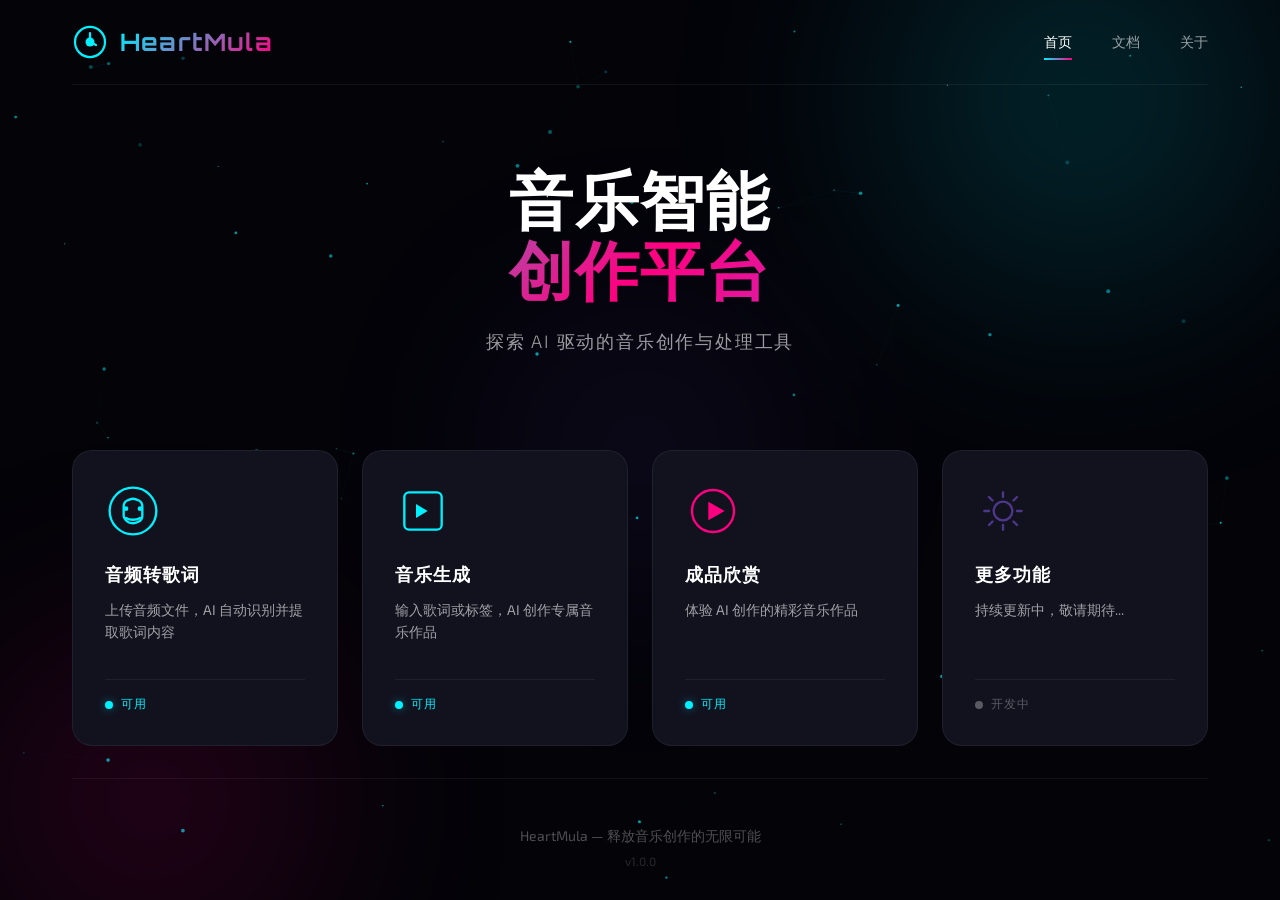
<file: static/index.html>
<!DOCTYPE html>
<html lang="zh-CN">
<head>
    <meta charset="UTF-8">
    <meta name="viewport" content="width=device-width, initial-scale=1.0">
    <title>HeartMula - 音乐智能创作平台</title>
    <link rel="stylesheet" href="/static/styles.css">
    <link rel="preconnect" href="https://fonts.googleapis.com">
    <link rel="preconnect" href="https://fonts.gstatic.com" crossorigin>
    <link href="https://fonts.googleapis.com/css2?family=Orbitron:wght@400;500;600;700;800;900&family=Exo+2:wght@300;400;500;600&display=swap" rel="stylesheet">
</head>
<body>
    <!-- 背景粒子效果 -->
    <canvas id="particleCanvas"></canvas>

    <!-- 背景光晕 -->
    <div class="ambient-glow">
        <div class="glow-orb glow-orb-1"></div>
        <div class="glow-orb glow-orb-2"></div>
        <div class="glow-orb glow-orb-3"></div>
    </div>

    <div class="dashboard">
        <!-- 顶部导航 -->
        <header class="top-nav">
            <div class="logo">
                <span class="logo-icon">
                    <svg viewBox="0 0 24 24" fill="none">
                        <circle cx="12" cy="12" r="10" stroke="currentColor" stroke-width="1.5"/>
                        <path d="M12 6v6l4 2" stroke="currentColor" stroke-width="1.5" stroke-linecap="round"/>
                        <circle cx="12" cy="12" r="3" fill="currentColor"/>
                    </svg>
                </span>
                <span class="logo-text">HeartMula</span>
            </div>
            <nav class="nav-links">
                <a href="#" class="nav-link active">首页</a>
                <a href="https://github.com/codewithwu/heartmula-web-" class="nav-link" target="_blank">文档</a>
                <a href="https://github.com/codewithwu/heartmula-web-" class="nav-link" target="_blank">关于</a>
            </nav>
        </header>

        <!-- 英雄区域 -->
        <section class="hero">
            <h1 class="hero-title">
                <span class="title-line">音乐智能</span>
                <span class="title-line accent">创作平台</span>
            </h1>
            <p class="hero-subtitle">探索 AI 驱动的音乐创作与处理工具</p>
        </section>

        <!-- 功能卡片网格 -->
        <main class="features-grid">
            <!-- 音频转歌词卡片 -->
            <a href="/static/lyrics.html" class="feature-card" data-feature="lyrics">
                <div class="card-glow"></div>
                <div class="card-icon">
                    <svg viewBox="0 0 48 48" fill="none">
                        <path d="M24 4C12.954 4 4 12.954 4 24s8.954 20 20 20 20-8.954 20-20S35.046 4 24 4z" stroke="currentColor" stroke-width="2"/>
                        <path d="M16 20c0-2 1-4 3-5s3.5-1.5 5-1.5 3 0.5 5 1.5 3 3 3 5v8c0 2-1 4-3 5s-3.5 1.5-5 1.5-3.5 0-5-1.5-3-3-3-5v-8z" stroke="currentColor" stroke-width="2"/>
                        <circle cx="18" cy="22" r="2" fill="currentColor"/>
                        <circle cx="30" cy="22" r="2" fill="currentColor"/>
                        <path d="M18 30c1.5 1 3 1.5 6 1.5s4.5-.5 6-1.5" stroke="currentColor" stroke-width="2" stroke-linecap="round"/>
                    </svg>
                </div>
                <h3 class="card-title">音频转歌词</h3>
                <p class="card-desc">上传音频文件，AI 自动识别并提取歌词内容</p>
                <div class="card-status">
                    <span class="status-dot"></span>
                    <span class="status-text">可用</span>
                </div>
                <div class="card-arrow">
                    <svg viewBox="0 0 24 24" fill="none" stroke="currentColor" stroke-width="2">
                        <path d="M5 12h14M12 5l7 7-7 7"/>
                    </svg>
                </div>
            </a>

            <!-- 音乐生成卡片 -->
            <a href="/static/generate.html" class="feature-card" data-feature="generate">
                <div class="card-glow"></div>
                <div class="card-icon">
                    <svg viewBox="0 0 48 48" fill="none">
                        <rect x="8" y="8" width="32" height="32" rx="4" stroke="currentColor" stroke-width="2"/>
                        <path d="M18 18v12l10-6-10-6z" fill="currentColor"/>
                    </svg>
                </div>
                <h3 class="card-title">音乐生成</h3>
                <p class="card-desc">输入歌词或标签，AI 创作专属音乐作品</p>
                <div class="card-status">
                    <span class="status-dot"></span>
                    <span class="status-text">可用</span>
                </div>
                <div class="card-arrow">
                    <svg viewBox="0 0 24 24" fill="none" stroke="currentColor" stroke-width="2">
                        <path d="M5 12h14M12 5l7 7-7 7"/>
                    </svg>
                </div>
            </a>

            <!-- 成品欣赏卡片 -->
            <a href="/static/showcase.html" class="feature-card" data-feature="showcase">
                <div class="card-glow"></div>
                <div class="card-icon">
                    <svg viewBox="0 0 48 48" fill="none">
                        <circle cx="24" cy="24" r="18" stroke="currentColor" stroke-width="2"/>
                        <polygon points="20,16 20,32 34,24" fill="currentColor"/>
                    </svg>
                </div>
                <h3 class="card-title">成品欣赏</h3>
                <p class="card-desc">体验 AI 创作的精彩音乐作品</p>
                <div class="card-status">
                    <span class="status-dot"></span>
                    <span class="status-text">可用</span>
                </div>
                <div class="card-arrow">
                    <svg viewBox="0 0 24 24" fill="none" stroke="currentColor" stroke-width="2">
                        <path d="M5 12h14M12 5l7 7-7 7"/>
                    </svg>
                </div>
            </a>

            <!-- 更多功能卡片 (扩展占位) -->
            <div class="feature-card placeholder" data-feature="more">
                <div class="card-glow"></div>
                <div class="card-icon">
                    <svg viewBox="0 0 48 48" fill="none">
                        <circle cx="24" cy="24" r="8" stroke="currentColor" stroke-width="2"/>
                        <path d="M24 8v4M24 36v4M8 24h4M36 24h4M12 12l3 3M33 33l3 3M12 36l3-3M33 15l3-3" stroke="currentColor" stroke-width="2" stroke-linecap="round"/>
                    </svg>
                </div>
                <h3 class="card-title">更多功能</h3>
                <p class="card-desc">持续更新中，敬请期待...</p>
                <div class="card-status coming-soon">
                    <span class="status-dot"></span>
                    <span class="status-text">开发中</span>
                </div>
            </div>
        </main>

        <!-- 底部信息 -->
        <footer class="footer">
            <p class="footer-text">HeartMula — 释放音乐创作的无限可能</p>
            <p class="footer-version">v1.0.0</p>
        </footer>
    </div>

    <script src="/static/script.js"></script>
</body>
</html>
</file>
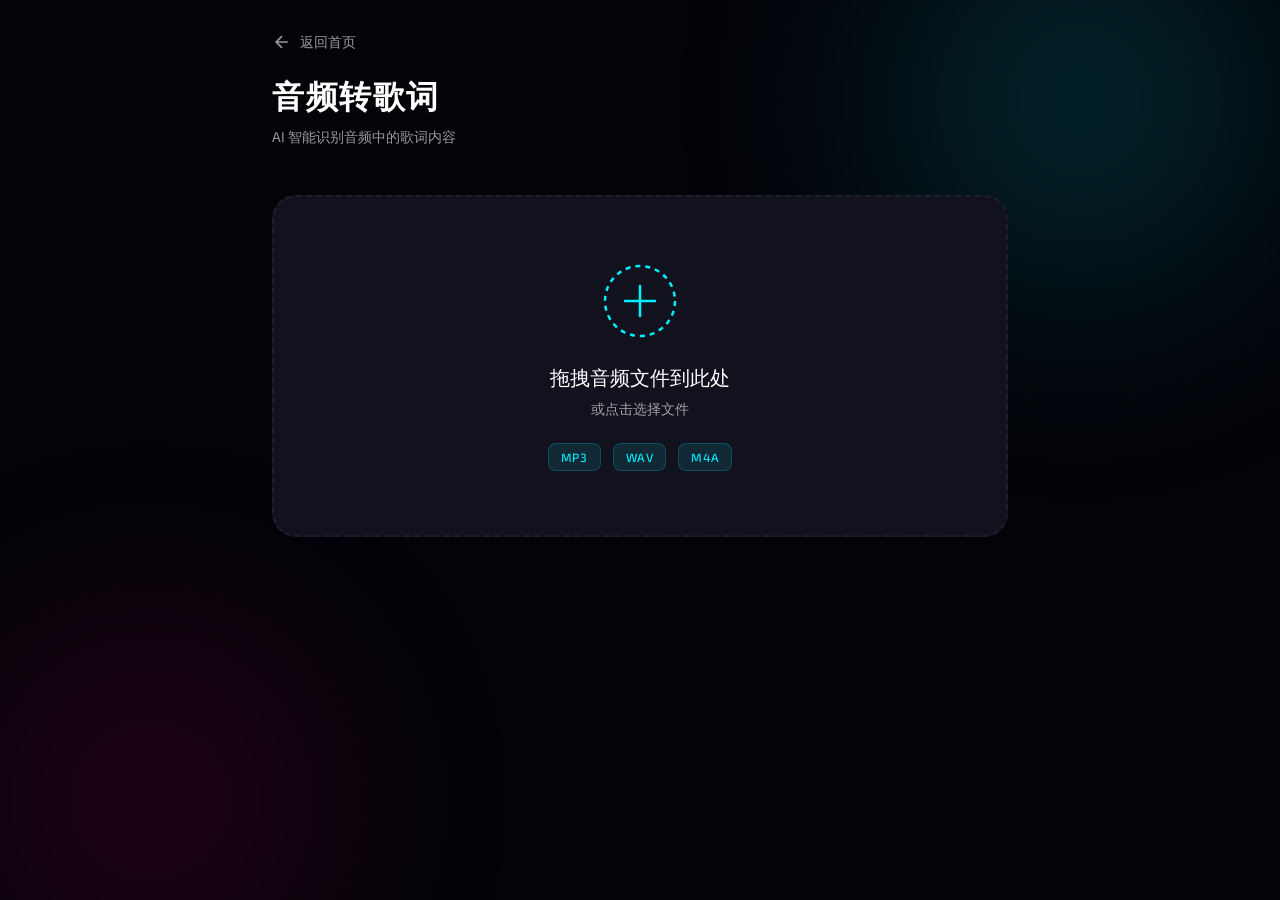
<file: static/lyrics.html>
<!DOCTYPE html>
<html lang="zh-CN">
<head>
    <meta charset="UTF-8">
    <meta name="viewport" content="width=device-width, initial-scale=1.0">
    <title>音频转歌词 - HeartMula</title>
    <link rel="stylesheet" href="/static/styles.css">
    <link rel="stylesheet" href="/static/lyrics.css">
    <link rel="preconnect" href="https://fonts.googleapis.com">
    <link rel="preconnect" href="https://fonts.gstatic.com" crossorigin>
    <link href="https://fonts.googleapis.com/css2?family=Orbitron:wght@400;500;600;700;800;900&family=Exo+2:wght@300;400;500;600&display=swap" rel="stylesheet">
</head>
<body>
    <!-- 背景效果 -->
    <div class="ambient-glow">
        <div class="glow-orb glow-orb-1"></div>
        <div class="glow-orb glow-orb-2"></div>
    </div>

    <div class="page-container">
        <!-- 返回导航 -->
        <header class="page-header">
            <a href="/" class="back-link">
                <svg viewBox="0 0 24 24" fill="none" stroke="currentColor" stroke-width="2">
                    <path d="M19 12H5M12 19l-7-7 7-7"/>
                </svg>
                <span>返回首页</span>
            </a>
            <div class="page-title">
                <h1>音频转歌词</h1>
                <p class="page-subtitle">AI 智能识别音频中的歌词内容</p>
            </div>
        </header>

        <!-- 上传区域 -->
        <main class="upload-section">
            <div class="upload-area" id="uploadArea">
                <div class="upload-glow"></div>
                <div class="upload-content">
                    <div class="upload-icon">
                        <svg viewBox="0 0 64 64" fill="none">
                            <circle cx="32" cy="32" r="28" stroke="currentColor" stroke-width="2" stroke-dasharray="4 4"/>
                            <path d="M32 20v24M20 32h24" stroke="currentColor" stroke-width="2" stroke-linecap="round"/>
                        </svg>
                    </div>
                    <p class="upload-text">拖拽音频文件到此处</p>
                    <p class="upload-hint">或点击选择文件</p>
                    <div class="upload-formats">
                        <span class="format-tag">MP3</span>
                        <span class="format-tag">WAV</span>
                        <span class="format-tag">M4A</span>
                    </div>
                </div>
                <input type="file" id="fileInput" accept=".mp3,.wav,.m4a,audio/*" hidden>
            </div>

            <!-- 上传进度 -->
            <div class="progress-container" id="progressContainer" hidden>
                <div class="progress-header">
                    <div class="progress-file">
                        <svg viewBox="0 0 24 24" fill="none" stroke="currentColor" stroke-width="2">
                            <path d="M9 18V5l12-2v13"/>
                            <circle cx="6" cy="18" r="3"/>
                            <circle cx="18" cy="16" r="3"/>
                        </svg>
                        <span id="fileName">audio.mp3</span>
                    </div>
                    <span class="progress-percent" id="progressPercent">0%</span>
                </div>
                <div class="progress-bar">
                    <div class="progress-fill" id="progressFill"></div>
                </div>
                <p class="progress-hint" id="progressHint">准备上传...</p>
            </div>

            <!-- 结果展示 -->
            <div class="result-container" id="resultContainer" hidden>
                <div class="result-header">
                    <div class="result-title-row">
                        <svg viewBox="0 0 24 24" fill="none" stroke="currentColor" stroke-width="2">
                            <path d="M9 12l2 2 4-4"/>
                            <circle cx="12" cy="12" r="10"/>
                        </svg>
                        <h2>转录完成</h2>
                    </div>
                    <button class="btn-download" id="downloadBtn">
                        <svg viewBox="0 0 24 24" fill="none" stroke="currentColor" stroke-width="2">
                            <path d="M21 15v4a2 2 0 01-2 2H5a2 2 0 01-2-2v-4"/>
                            <polyline points="7,10 12,15 17,10"/>
                            <line x1="12" y1="15" x2="12" y2="3"/>
                        </svg>
                        下载歌词
                    </button>
                </div>
                <div class="lyrics-box">
                    <pre class="lyrics-content" id="lyricsContent"></pre>
                </div>
                <button class="btn-reset" id="resetBtn">
                    <svg viewBox="0 0 24 24" fill="none" stroke="currentColor" stroke-width="2">
                        <path d="M3 12a9 9 0 109-9 9.75 9.75 0 00-6.74 2.74L3 8"/>
                        <path d="M3 3v5h5"/>
                    </svg>
                    处理新文件
                </button>
            </div>

            <!-- 错误提示 -->
            <div class="error-container" id="errorContainer" hidden>
                <div class="error-icon">
                    <svg viewBox="0 0 24 24" fill="none" stroke="currentColor" stroke-width="2">
                        <circle cx="12" cy="12" r="10"/>
                        <line x1="15" y1="9" x2="9" y2="15"/>
                        <line x1="9" y1="9" x2="15" y2="15"/>
                    </svg>
                </div>
                <p class="error-message" id="errorMessage"></p>
                <button class="btn-retry" id="retryBtn">重新上传</button>
            </div>
        </main>
    </div>

    <script src="/static/lyrics.js"></script>
</body>
</html>
</file>
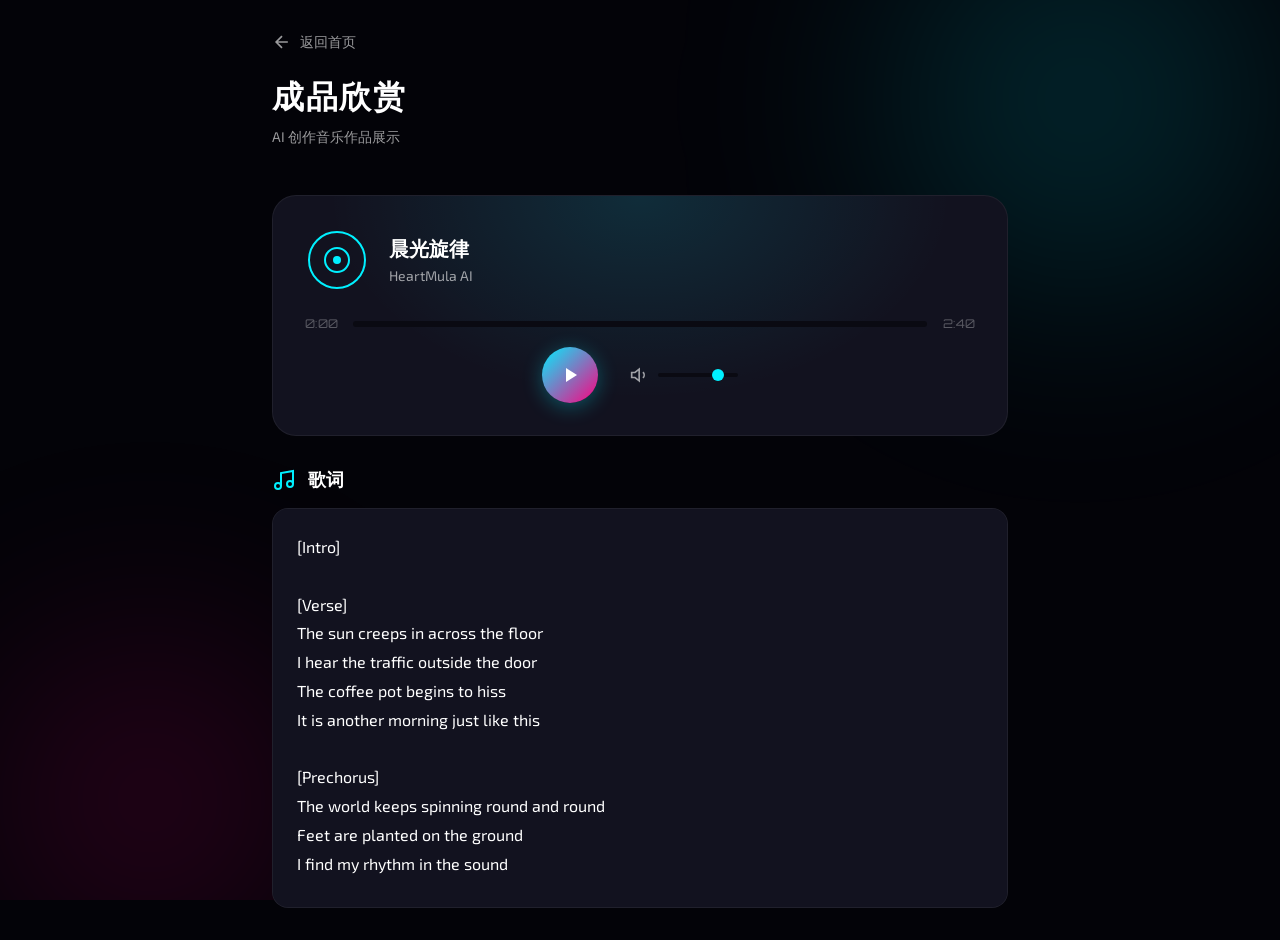
<file: static/showcase.html>
<!DOCTYPE html>
<html lang="zh-CN">
<head>
    <meta charset="UTF-8">
    <meta name="viewport" content="width=device-width, initial-scale=1.0">
    <title>成品欣赏 - HeartMula</title>
    <link rel="stylesheet" href="/static/styles.css">
    <link rel="stylesheet" href="/static/showcase.css">
    <link rel="preconnect" href="https://fonts.googleapis.com">
    <link rel="preconnect" href="https://fonts.gstatic.com" crossorigin>
    <link href="https://fonts.googleapis.com/css2?family=Orbitron:wght@400;500;600;700;800;900&family=Exo+2:wght@300;400;500;600&display=swap" rel="stylesheet">
</head>
<body>
    <!-- 背景效果 -->
    <div class="ambient-glow">
        <div class="glow-orb glow-orb-1"></div>
        <div class="glow-orb glow-orb-2"></div>
    </div>

    <div class="page-container">
        <!-- 返回导航 -->
        <header class="page-header">
            <a href="/" class="back-link">
                <svg viewBox="0 0 24 24" fill="none" stroke="currentColor" stroke-width="2">
                    <path d="M19 12H5M12 19l-7-7 7-7"/>
                </svg>
                <span>返回首页</span>
            </a>
            <div class="page-title">
                <h1>成品欣赏</h1>
                <p class="page-subtitle">AI 创作音乐作品展示</p>
            </div>
        </header>

        <!-- 音频播放器 -->
        <section class="player-section">
            <div class="player-card">
                <div class="player-glow"></div>
                <div class="player-info">
                    <div class="album-art">
                        <svg viewBox="0 0 64 64" fill="none">
                            <circle cx="32" cy="32" r="28" stroke="currentColor" stroke-width="2"/>
                            <circle cx="32" cy="32" r="12" stroke="currentColor" stroke-width="2"/>
                            <circle cx="32" cy="32" r="4" fill="currentColor"/>
                        </svg>
                    </div>
                    <div class="track-info">
                        <h2 class="track-title">晨光旋律</h2>
                        <p class="track-artist">HeartMula AI</p>
                    </div>
                </div>

                <!-- 播放控制 -->
                <div class="player-controls">
                    <div class="progress-container">
                        <span class="time-current" id="currentTime">0:00</span>
                        <div class="progress-bar" id="progressBar">
                            <div class="progress-fill" id="progressFill"></div>
                            <div class="progress-thumb" id="progressThumb"></div>
                        </div>
                        <span class="time-total" id="totalTime">0:00</span>
                    </div>

                    <div class="controls-row">
                        <button class="btn-play" id="playBtn">
                            <svg class="icon-play" viewBox="0 0 24 24" fill="currentColor">
                                <path d="M8 5v14l11-7z"/>
                            </svg>
                            <svg class="icon-pause" viewBox="0 0 24 24" fill="currentColor" hidden>
                                <rect x="6" y="4" width="4" height="16"/>
                                <rect x="14" y="4" width="4" height="16"/>
                            </svg>
                        </button>

                        <div class="volume-control">
                            <svg class="icon-volume" viewBox="0 0 24 24" fill="none" stroke="currentColor" stroke-width="2">
                                <path d="M11 5L6 9H2v6h4l5 4V5z"/>
                                <path d="M15.54 8.46a5 5 0 010 7.07"/>
                            </svg>
                            <input type="range" class="volume-slider" id="volumeSlider" min="0" max="100" value="80">
                        </div>
                    </div>
                </div>

                <audio id="audioPlayer" src="/example/output.mp3"></audio>
            </div>
        </section>

        <!-- 歌词展示 -->
        <section class="lyrics-section">
            <div class="lyrics-header">
                <svg viewBox="0 0 24 24" fill="none" stroke="currentColor" stroke-width="2">
                    <path d="M9 18V5l12-2v13"/>
                    <circle cx="6" cy="18" r="3"/>
                    <circle cx="18" cy="16" r="3"/>
                </svg>
                <h2>歌词</h2>
            </div>
            <div class="lyrics-box">
                <pre class="lyrics-content" id="lyricsContent">加载中...</pre>
            </div>
        </section>
    </div>

    <script src="/static/showcase.js"></script>
</body>
</html>
</file>
<file: static/styles.css>
/* ============================================
   HeartMula Dashboard - Cosmic Music Studio
   ============================================ */

:root {
    --bg-deep: #030308;
    --bg-dark: #0a0a12;
    --bg-card: #12121f;
    --bg-card-hover: #1a1a2e;
    --cyan: #00f0ff;
    --cyan-glow: rgba(0, 240, 255, 0.4);
    --magenta: #ff0080;
    --magenta-glow: rgba(255, 0, 128, 0.4);
    --purple: #8b5cf6;
    --text-primary: #ffffff;
    --text-secondary: rgba(255, 255, 255, 0.6);
    --text-muted: rgba(255, 255, 255, 0.3);
    --border-subtle: rgba(255, 255, 255, 0.06);
    --font-display: 'Orbitron', sans-serif;
    --font-body: 'Exo 2', sans-serif;
}

/* Reset & Base */
*, *::before, *::after {
    margin: 0;
    padding: 0;
    box-sizing: border-box;
}

html {
    font-size: 16px;
    scroll-behavior: smooth;
}

body {
    font-family: var(--font-body);
    background: var(--bg-deep);
    color: var(--text-primary);
    min-height: 100vh;
    overflow-x: hidden;
    -webkit-font-smoothing: antialiased;
}

/* Canvas Background */
#particleCanvas {
    position: fixed;
    top: 0;
    left: 0;
    width: 100%;
    height: 100%;
    pointer-events: none;
    z-index: 0;
}

/* Ambient Glow Effects */
.ambient-glow {
    position: fixed;
    inset: 0;
    pointer-events: none;
    z-index: 0;
    overflow: hidden;
}

.glow-orb {
    position: absolute;
    border-radius: 50%;
    filter: blur(100px);
    opacity: 0.5;
    animation: float 20s ease-in-out infinite;
}

.glow-orb-1 {
    width: 600px;
    height: 600px;
    background: radial-gradient(circle, var(--cyan-glow) 0%, transparent 70%);
    top: -200px;
    right: -100px;
    animation-delay: 0s;
}

.glow-orb-2 {
    width: 500px;
    height: 500px;
    background: radial-gradient(circle, var(--magenta-glow) 0%, transparent 70%);
    bottom: -150px;
    left: -100px;
    animation-delay: -7s;
}

.glow-orb-3 {
    width: 400px;
    height: 400px;
    background: radial-gradient(circle, rgba(139, 92, 246, 0.3) 0%, transparent 70%);
    top: 50%;
    left: 50%;
    transform: translate(-50%, -50%);
    animation-delay: -14s;
}

@keyframes float {
    0%, 100% { transform: translate(0, 0) scale(1); }
    25% { transform: translate(30px, -30px) scale(1.05); }
    50% { transform: translate(-20px, 20px) scale(0.95); }
    75% { transform: translate(20px, 30px) scale(1.02); }
}

/* Dashboard Container */
.dashboard {
    position: relative;
    z-index: 1;
    min-height: 100vh;
    display: flex;
    flex-direction: column;
    padding: 0 2rem;
    max-width: 1200px;
    margin: 0 auto;
}

/* Top Navigation */
.top-nav {
    display: flex;
    justify-content: space-between;
    align-items: center;
    padding: 1.5rem 0;
    border-bottom: 1px solid var(--border-subtle);
}

.logo {
    display: flex;
    align-items: center;
    gap: 0.75rem;
}

.logo-icon {
    width: 36px;
    height: 36px;
    color: var(--cyan);
    animation: pulse-glow 3s ease-in-out infinite;
}

@keyframes pulse-glow {
    0%, 100% { filter: drop-shadow(0 0 4px var(--cyan-glow)); }
    50% { filter: drop-shadow(0 0 12px var(--cyan-glow)); }
}

.logo-icon svg {
    width: 100%;
    height: 100%;
}

.logo-text {
    font-family: var(--font-display);
    font-size: 1.5rem;
    font-weight: 700;
    letter-spacing: 0.05em;
    background: linear-gradient(135deg, var(--cyan) 0%, var(--magenta) 100%);
    -webkit-background-clip: text;
    -webkit-text-fill-color: transparent;
    background-clip: text;
}

.nav-links {
    display: flex;
    gap: 2.5rem;
}

.nav-link {
    font-family: var(--font-body);
    font-size: 0.875rem;
    font-weight: 500;
    color: var(--text-secondary);
    text-decoration: none;
    padding: 0.5rem 0;
    position: relative;
    transition: color 0.3s ease;
}

.nav-link::after {
    content: '';
    position: absolute;
    bottom: 0;
    left: 0;
    width: 0;
    height: 2px;
    background: linear-gradient(90deg, var(--cyan), var(--magenta));
    transition: width 0.3s ease;
}

.nav-link:hover,
.nav-link.active {
    color: var(--text-primary);
}

.nav-link:hover::after,
.nav-link.active::after {
    width: 100%;
}

/* Hero Section */
.hero {
    text-align: center;
    padding: 5rem 0 4rem;
    opacity: 0;
    animation: fadeInUp 0.8s ease forwards;
}

@keyframes fadeInUp {
    from {
        opacity: 0;
        transform: translateY(30px);
    }
    to {
        opacity: 1;
        transform: translateY(0);
    }
}

.hero-title {
    font-family: var(--font-display);
    font-size: clamp(2.5rem, 6vw, 4rem);
    font-weight: 800;
    line-height: 1.1;
    letter-spacing: 0.02em;
    margin-bottom: 1.5rem;
}

.title-line {
    display: block;
}

.title-line.accent {
    background: linear-gradient(135deg, var(--cyan) 0%, var(--magenta) 50%, var(--purple) 100%);
    -webkit-background-clip: text;
    -webkit-text-fill-color: transparent;
    background-clip: text;
}

.hero-subtitle {
    font-size: 1.125rem;
    color: var(--text-secondary);
    font-weight: 300;
    letter-spacing: 0.1em;
}

/* Features Grid */
.features-grid {
    display: grid;
    grid-template-columns: repeat(auto-fit, minmax(260px, 1fr));
    gap: 1.5rem;
    padding: 2rem 0;
    flex: 1;
}

/* Feature Card */
.feature-card {
    position: relative;
    background: var(--bg-card);
    border: 1px solid var(--border-subtle);
    border-radius: 1.25rem;
    padding: 2rem;
    text-decoration: none;
    color: inherit;
    display: flex;
    flex-direction: column;
    overflow: hidden;
    transition: all 0.4s cubic-bezier(0.4, 0, 0.2, 1);
    opacity: 0;
    animation: fadeInUp 0.6s ease forwards;
}

.feature-card:nth-child(1) { animation-delay: 0.1s; }
.feature-card:nth-child(2) { animation-delay: 0.2s; }
.feature-card:nth-child(3) { animation-delay: 0.3s; }
.feature-card:nth-child(4) { animation-delay: 0.4s; }

.feature-card:not(.disabled):not(.placeholder):hover {
    transform: translateY(-8px);
    border-color: rgba(0, 240, 255, 0.3);
    box-shadow:
        0 20px 40px rgba(0, 0, 0, 0.4),
        0 0 60px rgba(0, 240, 255, 0.1),
        inset 0 1px 0 rgba(255, 255, 255, 0.1);
}

.feature-card:not(.disabled):not(.placeholder):hover .card-glow {
    opacity: 1;
}

.feature-card:not(.disabled):not(.placeholder):hover .card-arrow {
    opacity: 1;
    transform: translateX(0);
}

.feature-card.disabled,
.feature-card.placeholder {
    cursor: default;
    opacity: 0.6;
}

.feature-card.disabled:hover,
.feature-card.placeholder:hover {
    transform: none;
}

/* Card Glow Effect */
.card-glow {
    position: absolute;
    top: 0;
    left: 0;
    right: 0;
    height: 120px;
    background: linear-gradient(180deg, var(--cyan-glow) 0%, transparent 100%);
    opacity: 0;
    transition: opacity 0.4s ease;
    pointer-events: none;
}

.feature-card[data-feature="generate"] .card-glow,
.feature-card[data-feature="showcase"] .card-glow {
    background: linear-gradient(180deg, var(--magenta-glow) 0%, transparent 100%);
}

/* Card Icon */
.card-icon {
    width: 56px;
    height: 56px;
    margin-bottom: 1.5rem;
    color: var(--cyan);
    position: relative;
    z-index: 1;
}

.feature-card[data-feature="showcase"] .card-icon {
    color: var(--magenta);
}

.feature-card[data-feature="more"] .card-icon {
    color: var(--purple);
    opacity: 0.5;
}

.card-icon svg {
    width: 100%;
    height: 100%;
}

/* Card Content */
.card-title {
    font-family: var(--font-display);
    font-size: 1.125rem;
    font-weight: 600;
    letter-spacing: 0.05em;
    margin-bottom: 0.75rem;
    position: relative;
    z-index: 1;
}

.card-desc {
    font-size: 0.875rem;
    color: var(--text-secondary);
    line-height: 1.6;
    flex: 1;
    position: relative;
    z-index: 1;
}

/* Card Status */
.card-status {
    display: flex;
    align-items: center;
    gap: 0.5rem;
    margin-top: 1.5rem;
    padding-top: 1rem;
    border-top: 1px solid var(--border-subtle);
    position: relative;
    z-index: 1;
}

.status-dot {
    width: 8px;
    height: 8px;
    border-radius: 50%;
    background: var(--cyan);
    box-shadow: 0 0 8px var(--cyan-glow);
    animation: pulse 2s ease-in-out infinite;
}

@keyframes pulse {
    0%, 100% { opacity: 1; transform: scale(1); }
    50% { opacity: 0.6; transform: scale(0.9); }
}

.card-status.coming-soon .status-dot {
    background: var(--text-muted);
    box-shadow: none;
    animation: none;
}

.status-text {
    font-size: 0.75rem;
    font-weight: 500;
    letter-spacing: 0.1em;
    text-transform: uppercase;
    color: var(--cyan);
}

.card-status.coming-soon .status-text {
    color: var(--text-muted);
}

/* Card Arrow */
.card-arrow {
    position: absolute;
    bottom: 2rem;
    right: 2rem;
    width: 24px;
    height: 24px;
    color: var(--cyan);
    opacity: 0;
    transform: translateX(-10px);
    transition: all 0.3s ease;
}

.card-arrow svg {
    width: 100%;
    height: 100%;
}

/* Card Lock */
.card-lock {
    position: absolute;
    bottom: 2rem;
    right: 2rem;
    width: 20px;
    height: 20px;
    color: var(--text-muted);
}

.card-lock svg {
    width: 100%;
    height: 100%;
}

/* Footer */
.footer {
    text-align: center;
    padding: 3rem 0 2rem;
    border-top: 1px solid var(--border-subtle);
    margin-top: auto;
}

.footer-text {
    font-size: 0.875rem;
    color: var(--text-muted);
    margin-bottom: 0.5rem;
}

.footer-version {
    font-size: 0.75rem;
    color: var(--text-muted);
    opacity: 0.5;
}

/* Responsive */
@media (max-width: 768px) {
    .dashboard {
        padding: 0 1rem;
    }

    .top-nav {
        flex-direction: column;
        gap: 1rem;
        padding: 1rem 0;
    }

    .nav-links {
        gap: 1.5rem;
    }

    .hero {
        padding: 3rem 0 2rem;
    }

    .hero-title {
        font-size: 2rem;
    }

    .features-grid {
        gap: 1rem;
    }

    .feature-card {
        padding: 1.5rem;
    }
}

/* Scrollbar */
::-webkit-scrollbar {
    width: 6px;
}

::-webkit-scrollbar-track {
    background: var(--bg-dark);
}

::-webkit-scrollbar-thumb {
    background: var(--purple);
    border-radius: 3px;
}

::-webkit-scrollbar-thumb:hover {
    background: var(--cyan);
}
</file>
<file: static/lyrics.css>
/* ============================================
   HeartMula Lyrics Page
   ============================================ */

/* Page Container */
.page-container {
    position: relative;
    z-index: 1;
    min-height: 100vh;
    max-width: 800px;
    margin: 0 auto;
    padding: 2rem;
}

/* Page Header */
.page-header {
    margin-bottom: 3rem;
}

.back-link {
    display: inline-flex;
    align-items: center;
    gap: 0.5rem;
    color: var(--text-secondary);
    text-decoration: none;
    font-size: 0.875rem;
    margin-bottom: 1.5rem;
    transition: color 0.3s ease;
}

.back-link:hover {
    color: var(--cyan);
}

.back-link svg {
    width: 20px;
    height: 20px;
}

.page-title h1 {
    font-family: var(--font-display);
    font-size: 2rem;
    font-weight: 700;
    letter-spacing: 0.05em;
    margin-bottom: 0.5rem;
}

.page-subtitle {
    color: var(--text-secondary);
    font-size: 0.875rem;
}

/* Upload Section */
.upload-section {
    display: flex;
    flex-direction: column;
    gap: 1.5rem;
}

/* Upload Area */
.upload-area {
    position: relative;
    background: var(--bg-card);
    border: 2px dashed var(--border-subtle);
    border-radius: 1.5rem;
    padding: 4rem 2rem;
    text-align: center;
    cursor: pointer;
    overflow: hidden;
    transition: all 0.4s cubic-bezier(0.4, 0, 0.2, 1);
}

.upload-area:hover {
    border-color: var(--cyan);
    transform: scale(1.01);
}

.upload-area.drag-over {
    border-color: var(--cyan);
    background: rgba(0, 240, 255, 0.05);
}

.upload-glow {
    position: absolute;
    inset: 0;
    background: radial-gradient(ellipse at center, var(--cyan-glow) 0%, transparent 70%);
    opacity: 0;
    transition: opacity 0.4s ease;
    pointer-events: none;
}

.upload-area:hover .upload-glow {
    opacity: 0.2;
    animation: breathe 2s ease-in-out infinite;
}

@keyframes breathe {
    0%, 100% { opacity: 0.1; }
    50% { opacity: 0.3; }
}

.upload-content {
    position: relative;
    z-index: 1;
}

.upload-icon {
    width: 80px;
    height: 80px;
    margin: 0 auto 1.5rem;
    color: var(--cyan);
    animation: float-icon 3s ease-in-out infinite;
}

@keyframes float-icon {
    0%, 100% { transform: translateY(0); }
    50% { transform: translateY(-8px); }
}

.upload-icon svg {
    width: 100%;
    height: 100%;
}

.upload-text {
    font-family: var(--font-display);
    font-size: 1.25rem;
    font-weight: 500;
    margin-bottom: 0.5rem;
}

.upload-hint {
    color: var(--text-secondary);
    font-size: 0.875rem;
    margin-bottom: 1.5rem;
}

.upload-formats {
    display: flex;
    justify-content: center;
    gap: 0.75rem;
}

.format-tag {
    padding: 0.375rem 0.75rem;
    background: rgba(0, 240, 255, 0.1);
    border: 1px solid rgba(0, 240, 255, 0.2);
    border-radius: 0.5rem;
    font-size: 0.75rem;
    font-weight: 500;
    color: var(--cyan);
    letter-spacing: 0.05em;
}

/* Progress Container */
.progress-container {
    background: var(--bg-card);
    border: 1px solid var(--border-subtle);
    border-radius: 1.25rem;
    padding: 1.5rem;
    animation: fadeIn 0.3s ease;
}

@keyframes fadeIn {
    from { opacity: 0; transform: translateY(10px); }
    to { opacity: 1; transform: translateY(0); }
}

.progress-header {
    display: flex;
    justify-content: space-between;
    align-items: center;
    margin-bottom: 1rem;
}

.progress-file {
    display: flex;
    align-items: center;
    gap: 0.75rem;
    color: var(--text-secondary);
    font-size: 0.875rem;
}

.progress-file svg {
    width: 20px;
    height: 20px;
    color: var(--cyan);
}

.progress-percent {
    font-family: var(--font-display);
    font-size: 1rem;
    font-weight: 600;
    color: var(--cyan);
}

.progress-bar {
    height: 6px;
    background: var(--bg-dark);
    border-radius: 3px;
    overflow: hidden;
    margin-bottom: 0.75rem;
}

.progress-fill {
    height: 100%;
    width: 0%;
    background: linear-gradient(90deg, var(--cyan), var(--magenta));
    border-radius: 3px;
    transition: width 0.3s ease;
    animation: shimmer 1.5s ease-in-out infinite;
}

@keyframes shimmer {
    0%, 100% { opacity: 0.8; }
    50% { opacity: 1; }
}

.progress-hint {
    text-align: center;
    color: var(--text-muted);
    font-size: 0.75rem;
}

/* Result Container */
.result-container {
    animation: fadeIn 0.5s ease;
}

.result-header {
    display: flex;
    justify-content: space-between;
    align-items: center;
    margin-bottom: 1rem;
}

.result-title-row {
    display: flex;
    align-items: center;
    gap: 0.75rem;
}

.result-title-row svg {
    width: 24px;
    height: 24px;
    color: var(--cyan);
}

.result-title-row h2 {
    font-family: var(--font-display);
    font-size: 1.25rem;
    font-weight: 600;
}

.btn-download {
    display: inline-flex;
    align-items: center;
    gap: 0.5rem;
    padding: 0.75rem 1.5rem;
    background: linear-gradient(135deg, var(--cyan), var(--magenta));
    color: white;
    border: none;
    border-radius: 0.75rem;
    font-family: var(--font-body);
    font-size: 0.875rem;
    font-weight: 500;
    cursor: pointer;
    transition: all 0.3s ease;
}

.btn-download:hover {
    transform: translateY(-2px);
    box-shadow: 0 8px 25px rgba(0, 240, 255, 0.3);
}

.btn-download svg {
    width: 18px;
    height: 18px;
}

.lyrics-box {
    background: var(--bg-card);
    border: 1px solid var(--border-subtle);
    border-radius: 1rem;
    padding: 1.5rem;
    max-height: 400px;
    overflow-y: auto;
    margin-bottom: 1rem;
}

.lyrics-box::-webkit-scrollbar {
    width: 6px;
}

.lyrics-box::-webkit-scrollbar-track {
    background: var(--bg-dark);
    border-radius: 3px;
}

.lyrics-box::-webkit-scrollbar-thumb {
    background: var(--cyan);
    border-radius: 3px;
}

.lyrics-content {
    font-family: var(--font-body);
    font-size: 1rem;
    line-height: 1.8;
    white-space: pre-wrap;
    word-break: break-word;
    color: var(--text-primary);
}

.btn-reset {
    display: flex;
    align-items: center;
    justify-content: center;
    gap: 0.5rem;
    width: 100%;
    padding: 1rem;
    background: transparent;
    color: var(--text-secondary);
    border: 1px solid var(--border-subtle);
    border-radius: 0.75rem;
    font-family: var(--font-body);
    font-size: 0.875rem;
    cursor: pointer;
    transition: all 0.3s ease;
}

.btn-reset:hover {
    color: var(--text-primary);
    border-color: var(--text-muted);
}

.btn-reset svg {
    width: 18px;
    height: 18px;
}

/* Error Container */
.error-container {
    text-align: center;
    padding: 3rem 2rem;
    background: var(--bg-card);
    border: 1px solid rgba(239, 68, 68, 0.2);
    border-radius: 1.25rem;
    animation: fadeIn 0.3s ease;
}

.error-icon {
    width: 64px;
    height: 64px;
    margin: 0 auto 1.5rem;
    color: #ef4444;
}

.error-icon svg {
    width: 100%;
    height: 100%;
}

.error-message {
    color: #f87171;
    font-size: 1rem;
    margin-bottom: 1.5rem;
}

.btn-retry {
    padding: 0.75rem 2rem;
    background: transparent;
    color: #ef4444;
    border: 1px solid #ef4444;
    border-radius: 0.75rem;
    font-family: var(--font-body);
    font-size: 0.875rem;
    cursor: pointer;
    transition: all 0.3s ease;
}

.btn-retry:hover {
    background: rgba(239, 68, 68, 0.1);
}

/* Responsive */
@media (max-width: 768px) {
    .page-container {
        padding: 1.5rem;
    }

    .page-title h1 {
        font-size: 1.5rem;
    }

    .upload-area {
        padding: 3rem 1.5rem;
    }

    .upload-icon {
        width: 60px;
        height: 60px;
    }

    .result-header {
        flex-direction: column;
        gap: 1rem;
        align-items: flex-start;
    }

    .btn-download {
        width: 100%;
        justify-content: center;
    }
}
</file>
<file: static/showcase.css>
/* ============================================
   HeartMula Showcase Page
   ============================================ */

/* Page Container */
.page-container {
    position: relative;
    z-index: 1;
    min-height: 100vh;
    max-width: 800px;
    margin: 0 auto;
    padding: 2rem;
}

/* Page Header */
.page-header {
    margin-bottom: 3rem;
}

.back-link {
    display: inline-flex;
    align-items: center;
    gap: 0.5rem;
    color: var(--text-secondary);
    text-decoration: none;
    font-size: 0.875rem;
    margin-bottom: 1.5rem;
    transition: color 0.3s ease;
}

.back-link:hover {
    color: var(--cyan);
}

.back-link svg {
    width: 20px;
    height: 20px;
}

.page-title h1 {
    font-family: var(--font-display);
    font-size: 2rem;
    font-weight: 700;
    letter-spacing: 0.05em;
    margin-bottom: 0.5rem;
}

.page-subtitle {
    color: var(--text-secondary);
    font-size: 0.875rem;
}

/* Player Section */
.player-section {
    margin-bottom: 2rem;
}

.player-card {
    position: relative;
    background: var(--bg-card);
    border: 1px solid var(--border-subtle);
    border-radius: 1.5rem;
    padding: 2rem;
    overflow: hidden;
}

.player-glow {
    position: absolute;
    inset: 0;
    background: radial-gradient(ellipse at center top, var(--cyan-glow) 0%, transparent 60%);
    opacity: 0.3;
    pointer-events: none;
}

.player-info {
    display: flex;
    align-items: center;
    gap: 1.25rem;
    margin-bottom: 1.5rem;
    position: relative;
    z-index: 1;
}

.album-art {
    width: 64px;
    height: 64px;
    color: var(--cyan);
    animation: spin 8s linear infinite;
    animation-play-state: paused;
}

.album-art svg {
    width: 100%;
    height: 100%;
}

.player-card.playing .album-art {
    animation-play-state: running;
}

@keyframes spin {
    from { transform: rotate(0deg); }
    to { transform: rotate(360deg); }
}

.track-info {
    flex: 1;
}

.track-title {
    font-family: var(--font-display);
    font-size: 1.25rem;
    font-weight: 600;
    margin-bottom: 0.25rem;
}

.track-artist {
    color: var(--text-secondary);
    font-size: 0.875rem;
}

/* Player Controls */
.player-controls {
    position: relative;
    z-index: 1;
}

.progress-container {
    display: flex;
    align-items: center;
    gap: 0.75rem;
    margin-bottom: 1rem;
}

.time-current,
.time-total {
    font-family: var(--font-display);
    font-size: 0.75rem;
    color: var(--text-muted);
    min-width: 36px;
}

.time-total {
    text-align: right;
}

.progress-bar {
    flex: 1;
    height: 6px;
    background: var(--bg-dark);
    border-radius: 3px;
    cursor: pointer;
    position: relative;
}

.progress-fill {
    height: 100%;
    width: 0%;
    background: linear-gradient(90deg, var(--cyan), var(--magenta));
    border-radius: 3px;
    transition: width 0.1s linear;
}

.progress-thumb {
    position: absolute;
    top: 50%;
    left: 0%;
    transform: translate(-50%, -50%);
    width: 14px;
    height: 14px;
    background: var(--cyan);
    border-radius: 50%;
    box-shadow: 0 0 10px var(--cyan-glow);
    opacity: 0;
    transition: opacity 0.2s ease;
}

.progress-bar:hover .progress-thumb {
    opacity: 1;
}

.controls-row {
    display: flex;
    align-items: center;
    justify-content: center;
    gap: 2rem;
}

.btn-play {
    width: 56px;
    height: 56px;
    border-radius: 50%;
    background: linear-gradient(135deg, var(--cyan), var(--magenta));
    border: none;
    color: white;
    cursor: pointer;
    display: flex;
    align-items: center;
    justify-content: center;
    transition: all 0.3s ease;
    box-shadow: 0 4px 20px rgba(0, 240, 255, 0.3);
}

.btn-play:hover {
    transform: scale(1.1);
    box-shadow: 0 6px 30px rgba(0, 240, 255, 0.5);
}

.btn-play svg {
    width: 24px;
    height: 24px;
}

.icon-pause {
    display: none;
}

.player-card.playing .icon-play {
    display: none;
}

.player-card.playing .icon-pause {
    display: block;
}

.volume-control {
    display: flex;
    align-items: center;
    gap: 0.5rem;
}

.icon-volume {
    width: 20px;
    height: 20px;
    color: var(--text-secondary);
}

.volume-slider {
    width: 80px;
    height: 4px;
    -webkit-appearance: none;
    appearance: none;
    background: var(--bg-dark);
    border-radius: 2px;
    cursor: pointer;
}

.volume-slider::-webkit-slider-thumb {
    -webkit-appearance: none;
    appearance: none;
    width: 12px;
    height: 12px;
    background: var(--cyan);
    border-radius: 50%;
    cursor: pointer;
}

.volume-slider::-moz-range-thumb {
    width: 12px;
    height: 12px;
    background: var(--cyan);
    border-radius: 50%;
    cursor: pointer;
    border: none;
}

/* Lyrics Section */
.lyrics-section {
    animation: fadeIn 0.5s ease 0.2s both;
}

@keyframes fadeIn {
    from { opacity: 0; transform: translateY(10px); }
    to { opacity: 1; transform: translateY(0); }
}

.lyrics-header {
    display: flex;
    align-items: center;
    gap: 0.75rem;
    margin-bottom: 1rem;
}

.lyrics-header svg {
    width: 24px;
    height: 24px;
    color: var(--cyan);
}

.lyrics-header h2 {
    font-family: var(--font-display);
    font-size: 1.125rem;
    font-weight: 600;
}

.lyrics-box {
    background: var(--bg-card);
    border: 1px solid var(--border-subtle);
    border-radius: 1rem;
    padding: 1.5rem;
    max-height: 400px;
    overflow-y: auto;
}

.lyrics-box::-webkit-scrollbar {
    width: 6px;
}

.lyrics-box::-webkit-scrollbar-track {
    background: var(--bg-dark);
    border-radius: 3px;
}

.lyrics-box::-webkit-scrollbar-thumb {
    background: var(--cyan);
    border-radius: 3px;
}

.lyrics-content {
    font-family: var(--font-body);
    font-size: 1rem;
    line-height: 1.8;
    white-space: pre-wrap;
    word-break: break-word;
    color: var(--text-primary);
}

/* 歌词段落标记样式 */
.lyrics-content:empty::before {
    content: '加载中...';
    color: var(--text-muted);
}

/* Responsive */
@media (max-width: 768px) {
    .page-container {
        padding: 1.5rem;
    }

    .page-title h1 {
        font-size: 1.5rem;
    }

    .player-card {
        padding: 1.5rem;
    }

    .player-info {
        flex-direction: column;
        text-align: center;
    }

    .controls-row {
        gap: 1.5rem;
    }

    .volume-slider {
        width: 60px;
    }
}
</file>
